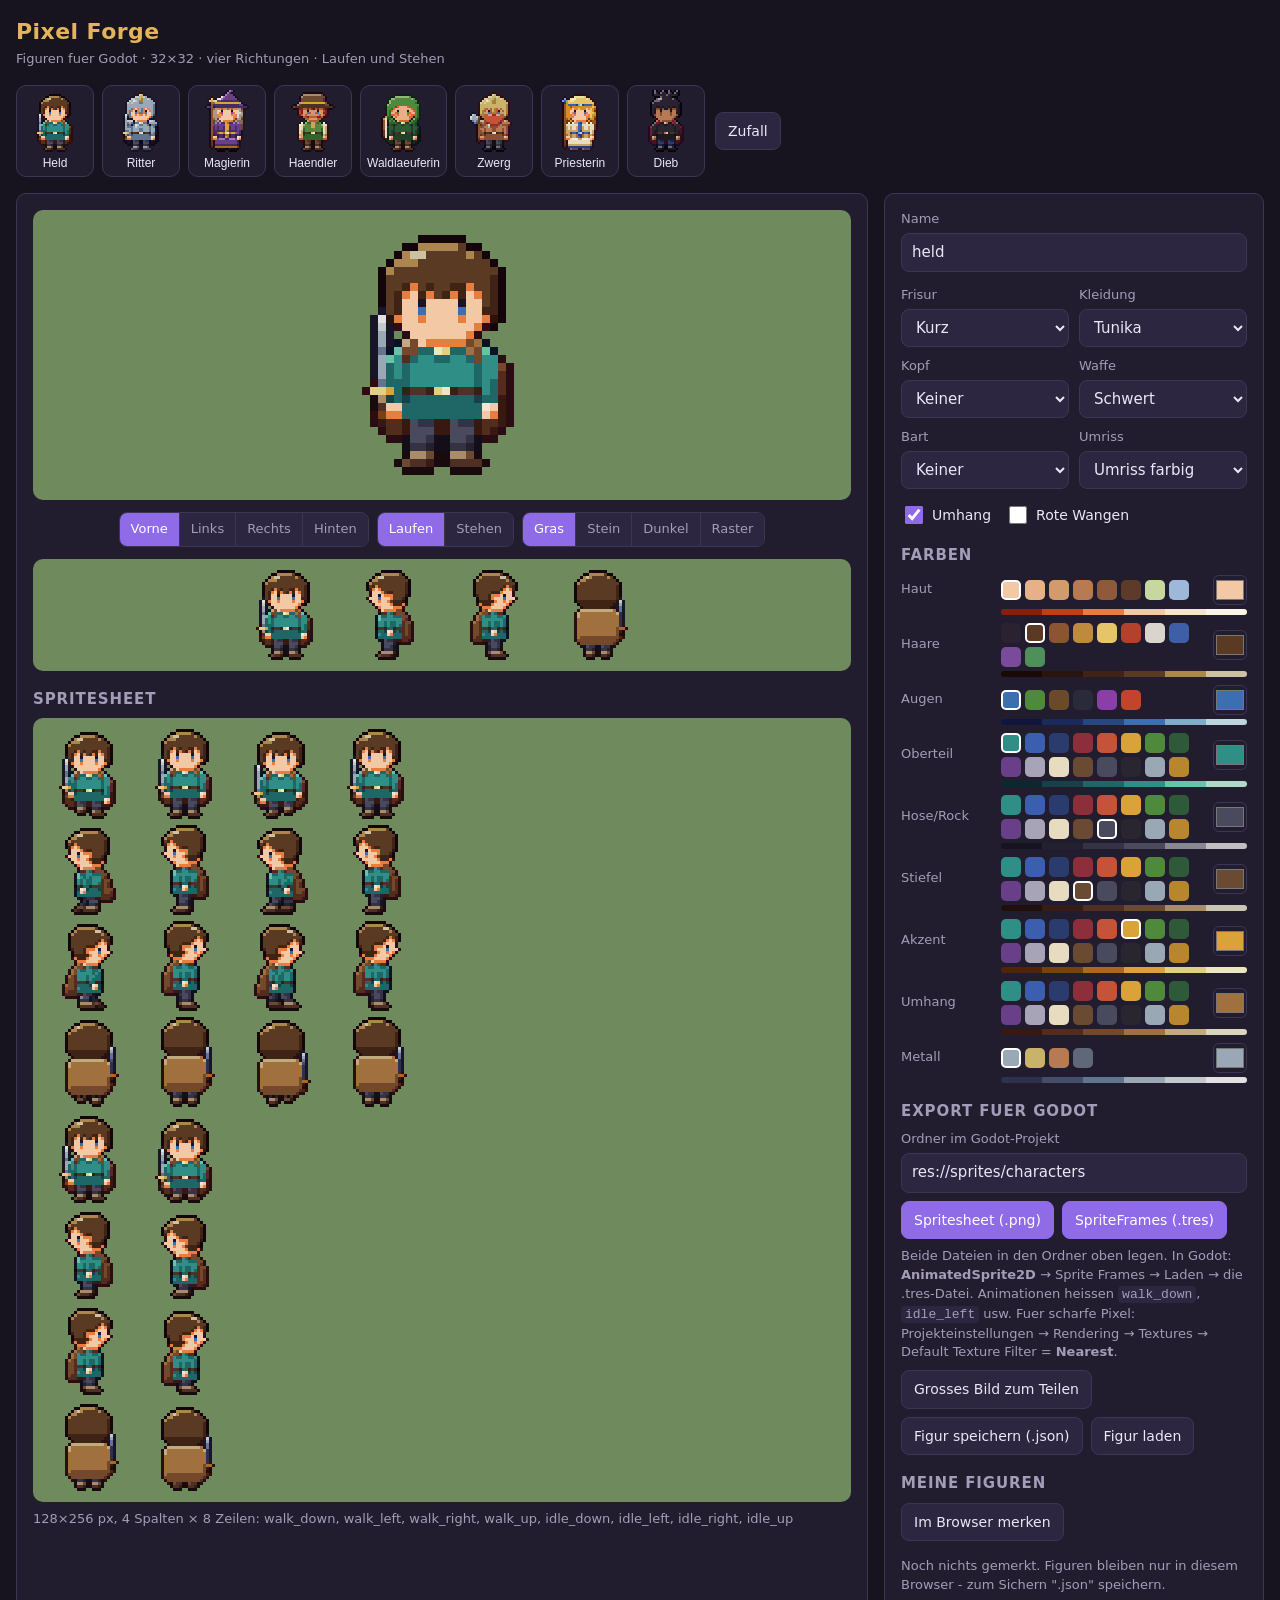
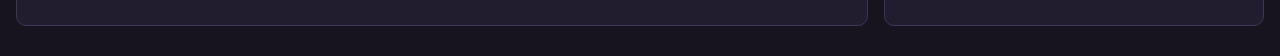
<file: index.html>
<!doctype html>
<html lang="de">
<head>
  <meta charset="utf-8" />
  <meta name="viewport" content="width=device-width, initial-scale=1" />
  <title>Pixel Forge</title>
  <meta name="description" content="Pixelart-Figuren fuer Godot im Browser bauen: vier Richtungen, Laufanimation, Export als Spritesheet und SpriteFrames." />
  <link rel="stylesheet" href="style.css" />
</head>
<body>
  <header class="top">
    <h1>Pixel Forge</h1>
    <p class="sub">Figuren fuer Godot &middot; 32&times;32 &middot; vier Richtungen &middot; Laufen und Stehen</p>
  </header>

  <section class="presets" aria-label="Vorlagen">
    <div id="presets" class="preset-row"></div>
    <button id="random" class="btn">Zufall</button>
  </section>

  <main class="layout">
    <section class="stage">
      <div class="preview-wrap">
        <canvas id="big" width="32" height="32" class="pixel big"></canvas>
      </div>
      <div class="toolbar">
        <div class="seg" id="dirs">
          <button data-dir="down" class="on">Vorne</button>
          <button data-dir="left">Links</button>
          <button data-dir="right">Rechts</button>
          <button data-dir="up">Hinten</button>
        </div>
        <div class="seg" id="anims">
          <button data-anim="walk" class="on">Laufen</button>
          <button data-anim="idle">Stehen</button>
        </div>
        <div class="seg" id="bgs">
          <button data-bg="grass" class="on">Gras</button>
          <button data-bg="stone">Stein</button>
          <button data-bg="dark">Dunkel</button>
          <button data-bg="check">Raster</button>
        </div>
      </div>
      <div class="quad" id="quad"></div>

      <h2>Spritesheet</h2>
      <div class="sheet-wrap"><canvas id="sheet" class="pixel"></canvas></div>
      <p class="hint" id="sheetInfo"></p>
    </section>

    <section class="controls" id="controls">
      <div class="group">
        <label class="field">Name <input id="name" type="text" maxlength="40" /></label>
      </div>
      <div class="group" id="selects"></div>
      <div class="group" id="toggles"></div>
      <div class="group" id="colors"></div>

      <div class="group export">
        <h2>Export fuer Godot</h2>
        <label class="field">Ordner im Godot-Projekt
          <input id="folder" type="text" value="res://sprites/characters" />
        </label>
        <div class="btns">
          <button id="dlPng" class="btn primary">Spritesheet (.png)</button>
          <button id="dlTres" class="btn primary">SpriteFrames (.tres)</button>
        </div>
        <p class="hint">
          Beide Dateien in den Ordner oben legen. In Godot: <b>AnimatedSprite2D</b> &rarr; Sprite Frames &rarr;
          Laden &rarr; die .tres-Datei. Animationen heissen <code>walk_down</code>, <code>idle_left</code> usw.
          Fuer scharfe Pixel: Projekteinstellungen &rarr; Rendering &rarr; Textures &rarr; Default Texture Filter = <b>Nearest</b>.
        </p>
        <div class="btns">
          <button id="dlBig" class="btn">Grosses Bild zum Teilen</button>
          <button id="dlJson" class="btn">Figur speichern (.json)</button>
          <label class="btn file">Figur laden<input id="loadJson" type="file" accept=".json,application/json" hidden /></label>
        </div>
      </div>

      <div class="group">
        <h2>Meine Figuren</h2>
        <div class="btns"><button id="keep" class="btn">Im Browser merken</button></div>
        <div id="saved" class="saved"></div>
      </div>
    </section>
  </main>

  <script type="module" src="src/app.js"></script>
</body>
</html>
</file>
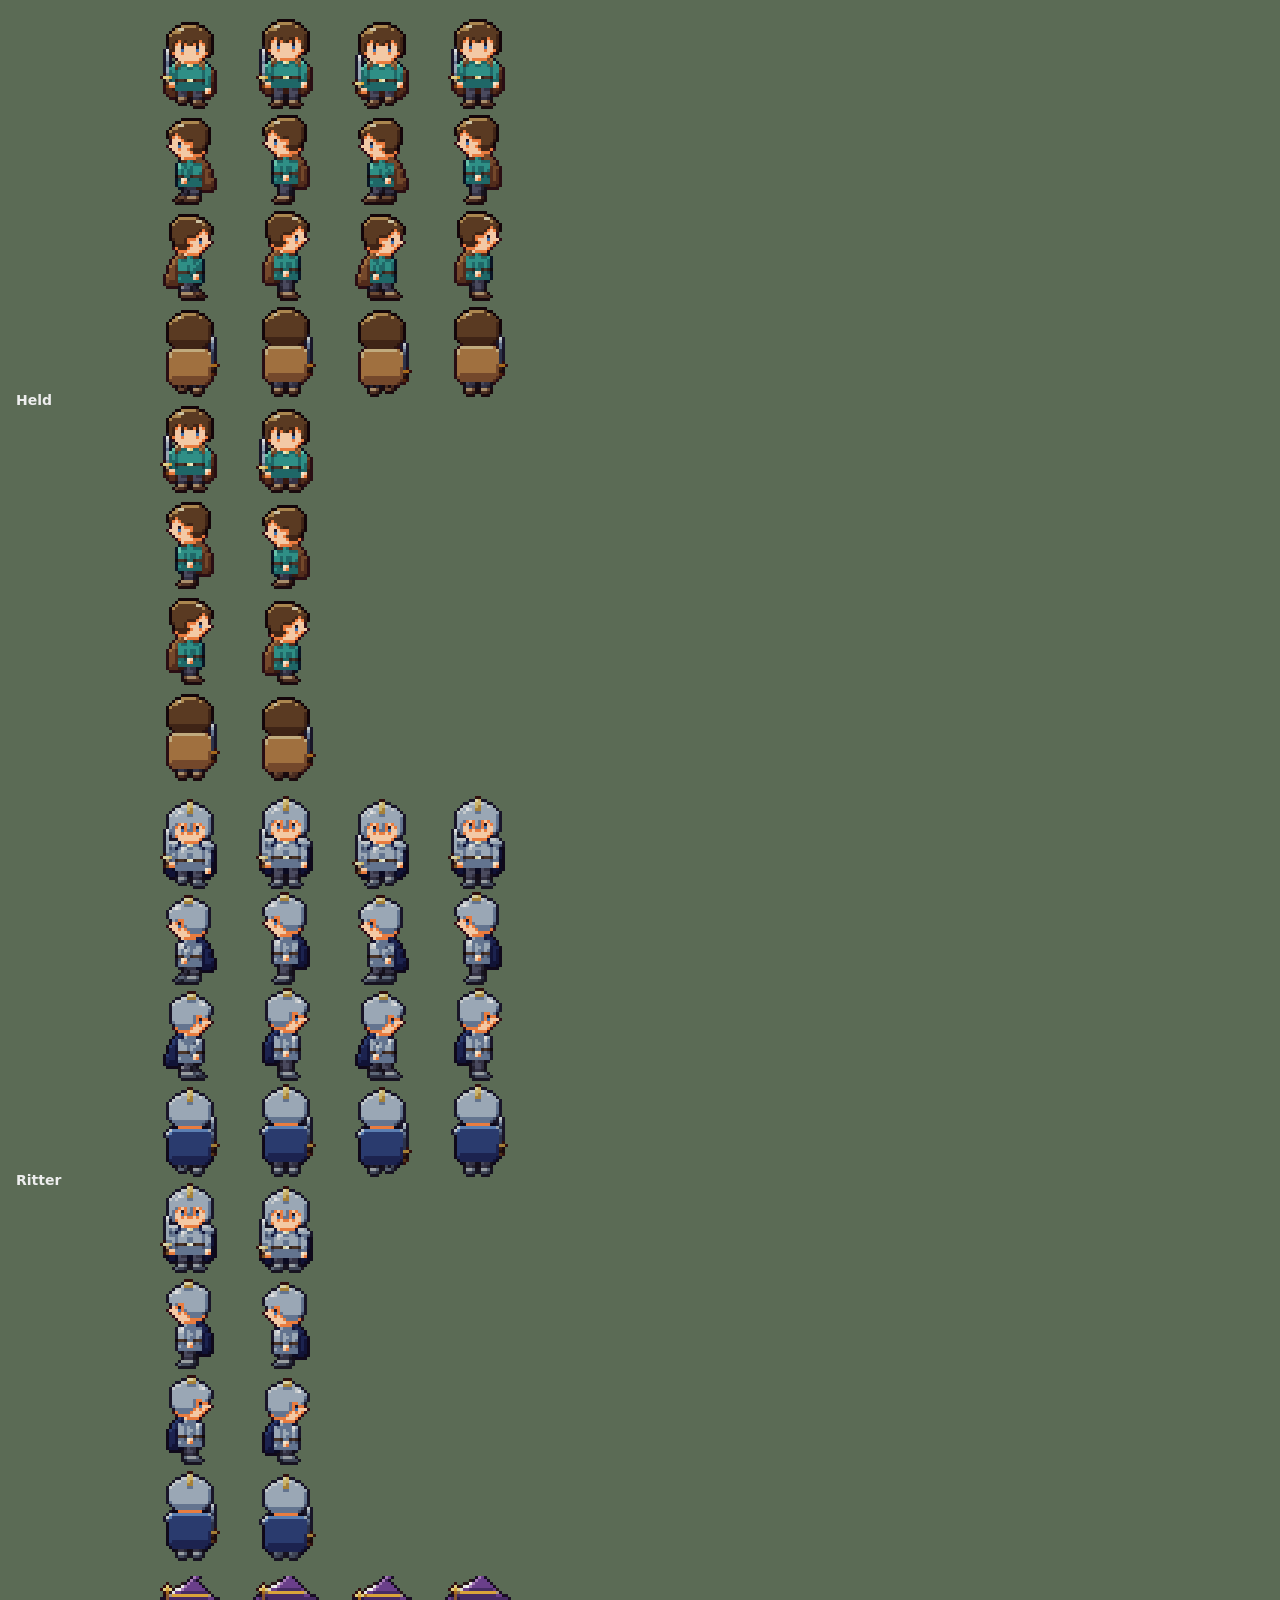
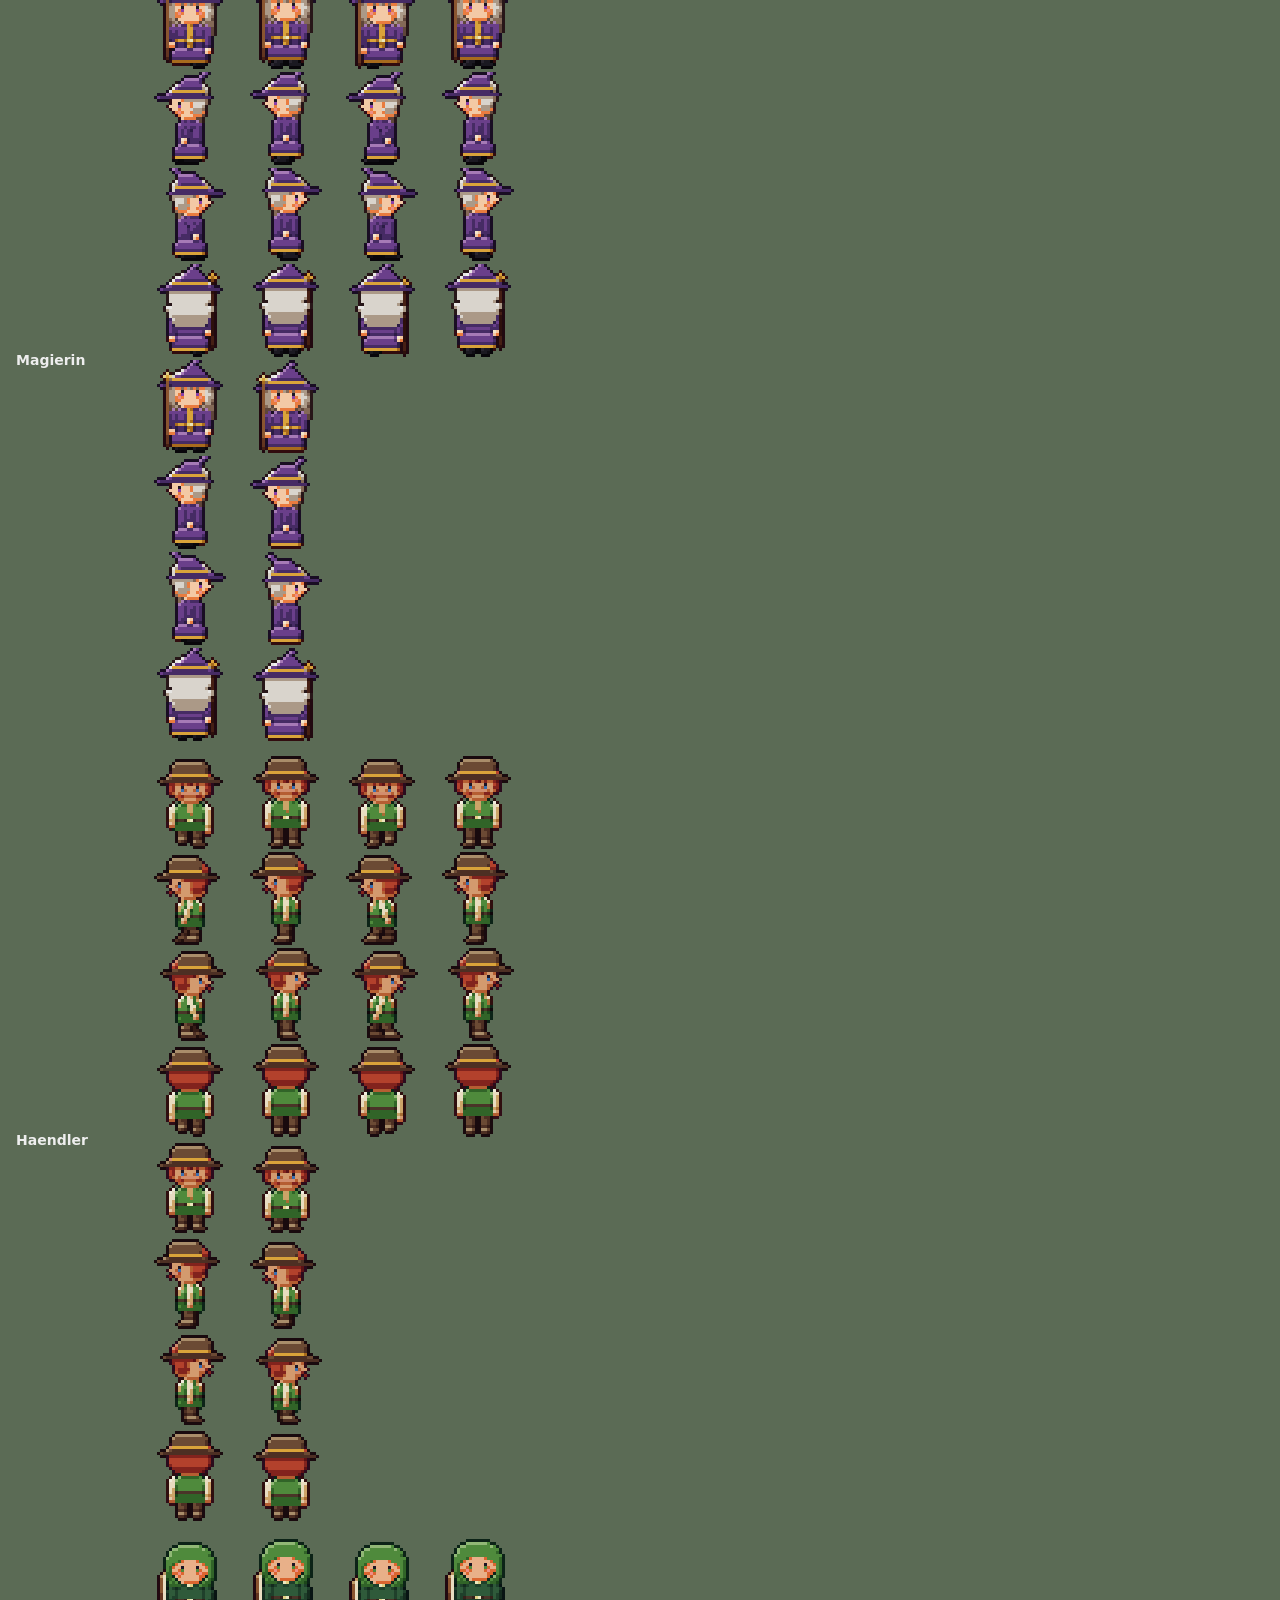
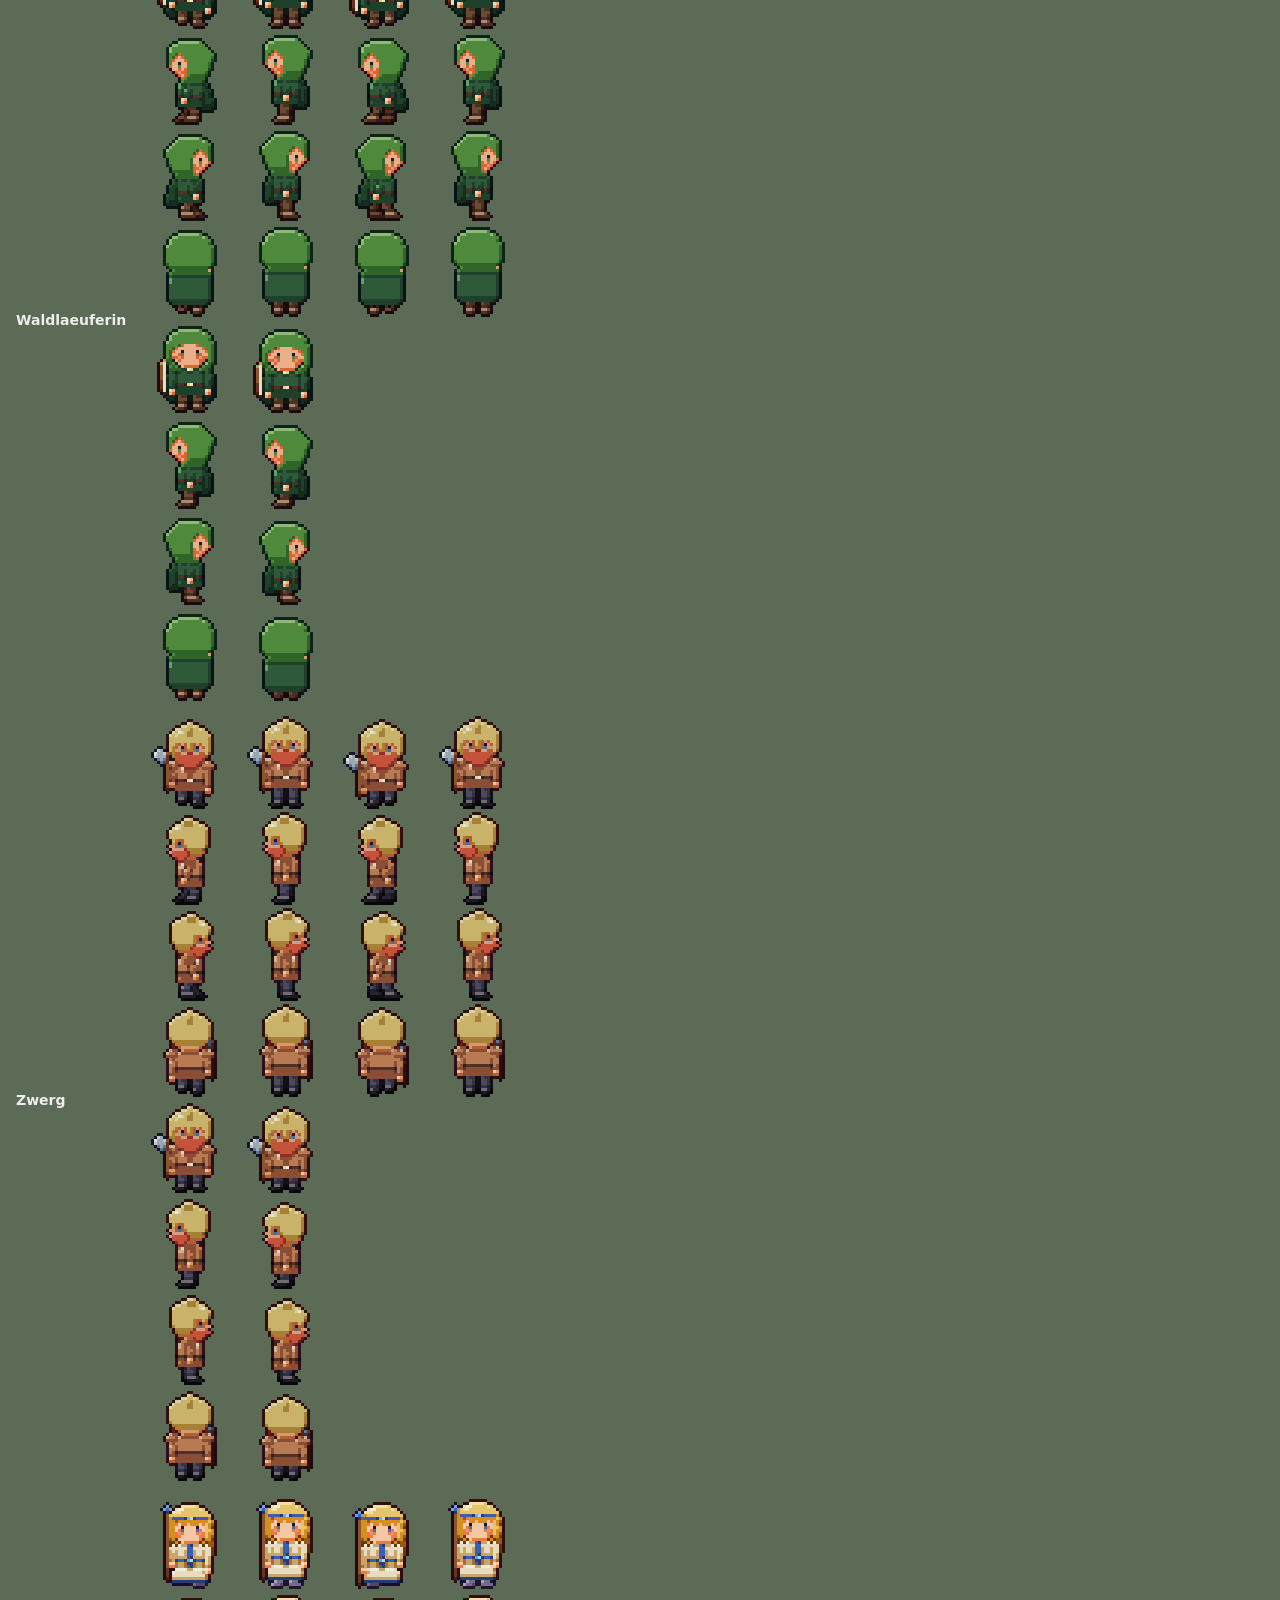
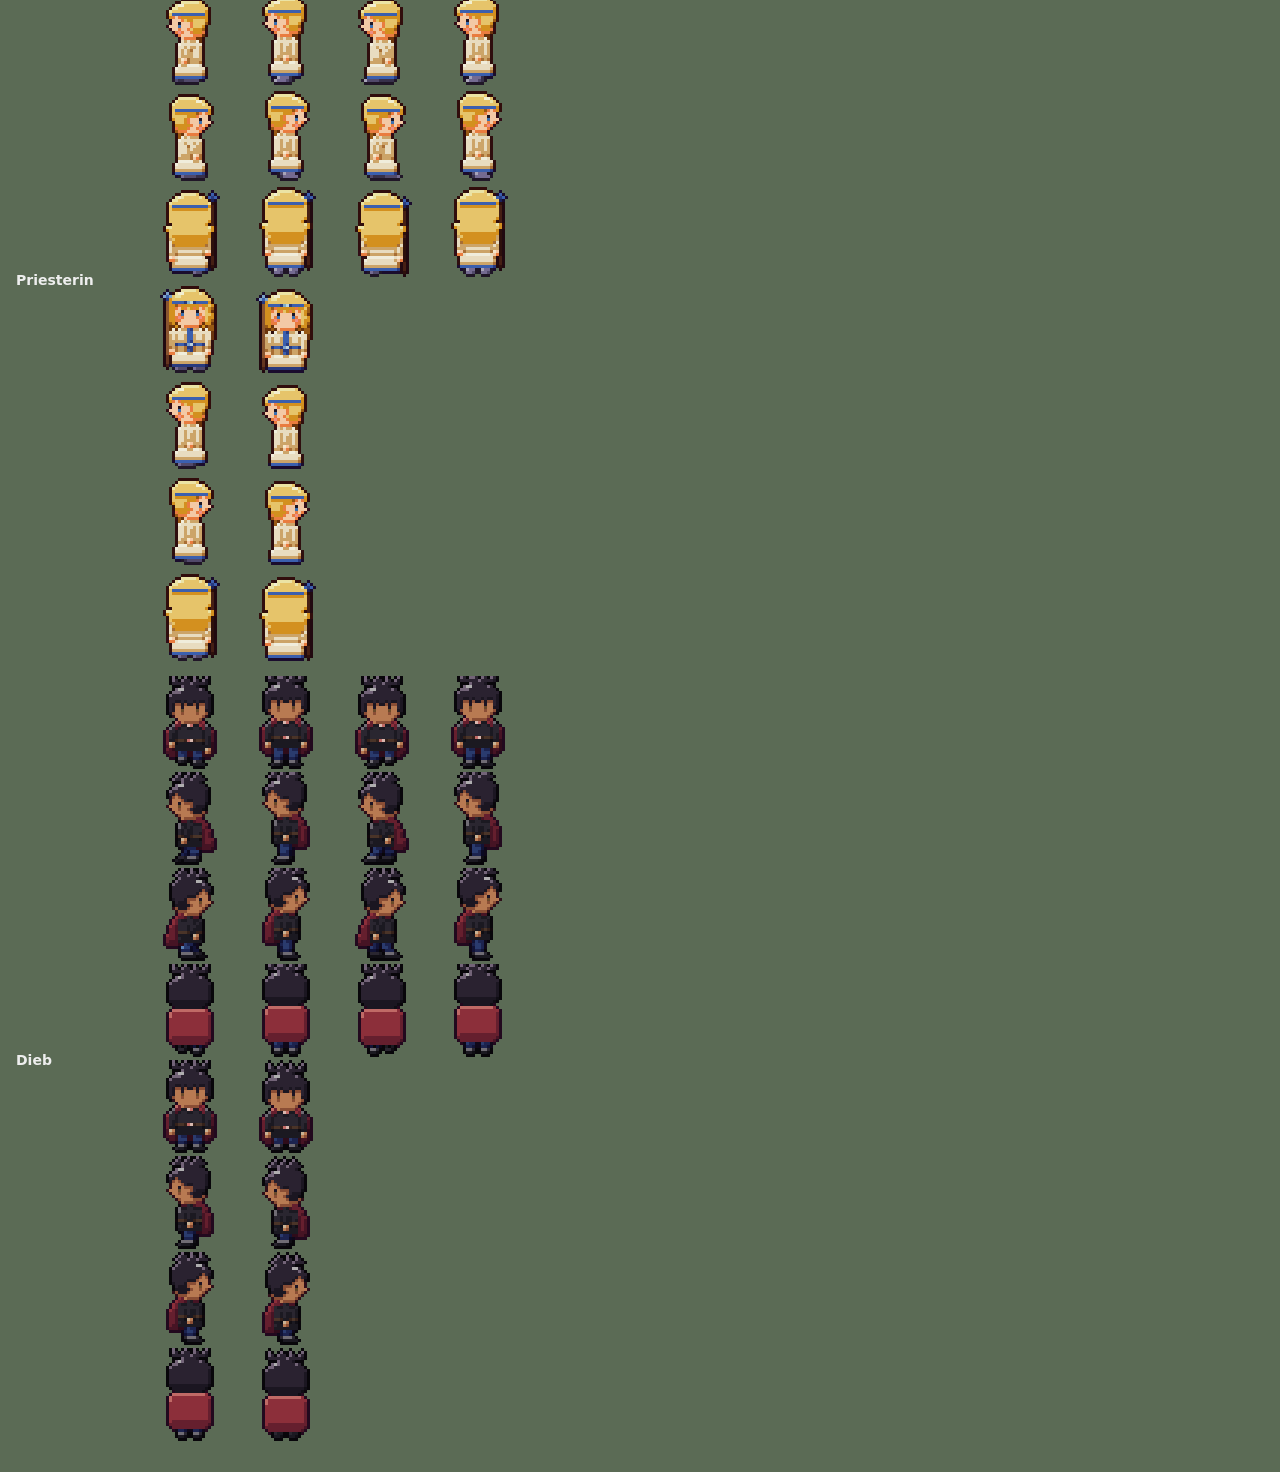
<file: gallery.html>
<!doctype html>
<html lang="de">
<head>
<meta charset="utf-8" />
<meta name="viewport" content="width=device-width, initial-scale=1" />
<title>Pixel Forge – Galerie</title>
<style>
  body { margin: 0; padding: 16px; background: #5b6b55; color: #eee; font: 14px system-ui, sans-serif; }
  .row { display: flex; align-items: center; gap: 16px; margin-bottom: 12px; }
  .row b { width: 110px; }
  canvas { image-rendering: pixelated; }
</style>
</head>
<body>
<div id="out"></div>
<script type="module">
  import { PRESETS } from './src/character.js';
  import { renderSheet, scaledCanvas } from './src/export.js';
  const scale = +(new URLSearchParams(location.search).get('z') || 3);
  const only = new URLSearchParams(location.search).get('only');
  const out = document.getElementById('out');
  for (const [name, spec] of Object.entries(PRESETS)) {
    if (only && only !== name) continue;
    const row = document.createElement('div');
    row.className = 'row';
    row.innerHTML = `<b>${name}</b>`;
    row.appendChild(scaledCanvas(renderSheet(spec).canvas, scale));
    out.appendChild(row);
  }
  window.__ready = true;
</script>
</body>
</html>
</file>
<file: style.css>
:root {
  --bg: #17141f;
  --panel: #221d2e;
  --panel-2: #2c2640;
  --line: #3d3556;
  --text: #ece6f5;
  --muted: #a49cb8;
  --gold: #e3b45a;
  --accent: #8f6be8;
  --r: 10px;
}

* { box-sizing: border-box; }

body {
  margin: 0;
  background: var(--bg);
  color: var(--text);
  font: 15px/1.45 system-ui, -apple-system, 'Segoe UI', sans-serif;
}

h1, h2 { margin: 0; font-weight: 650; }
h1 { font-size: 22px; color: var(--gold); letter-spacing: 0.02em; }
h2 { font-size: 15px; margin: 18px 0 8px; color: var(--muted); text-transform: uppercase; letter-spacing: 0.06em; }
code { background: var(--panel-2); padding: 1px 4px; border-radius: 4px; font-size: 13px; }

.top { padding: 16px 16px 8px; }
.sub { margin: 2px 0 0; color: var(--muted); font-size: 13px; }

.presets { display: flex; gap: 10px; align-items: center; padding: 8px 16px; overflow-x: auto; }
.preset-row { display: flex; gap: 8px; }
.preset {
  display: flex; flex-direction: column; align-items: center; gap: 2px;
  background: var(--panel); border: 1px solid var(--line); border-radius: var(--r);
  color: var(--text); padding: 4px 6px 6px; cursor: pointer; font-size: 12px;
}
.preset:hover { border-color: var(--accent); }
.preset canvas { width: 64px; height: 64px; }

.layout {
  display: grid;
  grid-template-columns: minmax(0, 1fr) 380px;
  gap: 16px;
  padding: 8px 16px 32px;
}
@media (max-width: 900px) {
  .layout { grid-template-columns: minmax(0, 1fr); }
}

.stage, .controls { background: var(--panel); border: 1px solid var(--line); border-radius: var(--r); padding: 16px; min-width: 0; }

.pixel { image-rendering: pixelated; image-rendering: crisp-edges; }

.preview-wrap {
  display: flex; justify-content: center; align-items: center;
  border-radius: var(--r); padding: 12px; min-height: 290px;
}
.big { width: 256px; height: 256px; }

.bg-grass { background: #6f8a5c; }
.bg-stone { background: #8a8578; }
.bg-dark { background: #0f0d14; }
.bg-check {
  background-color: #cfcad8;
  background-image: linear-gradient(45deg, #b4aec0 25%, transparent 25%, transparent 75%, #b4aec0 75%),
    linear-gradient(45deg, #b4aec0 25%, transparent 25%, transparent 75%, #b4aec0 75%);
  background-size: 16px 16px;
  background-position: 0 0, 8px 8px;
}

.toolbar { display: flex; flex-wrap: wrap; gap: 8px; margin: 12px 0; justify-content: center; }
.seg { display: inline-flex; border: 1px solid var(--line); border-radius: 8px; overflow: hidden; }
.seg button {
  background: var(--panel-2); color: var(--muted); border: 0; padding: 7px 11px; cursor: pointer; font: inherit; font-size: 13px;
}
.seg button + button { border-left: 1px solid var(--line); }
.seg button.on { background: var(--accent); color: #fff; }

.quad { display: flex; justify-content: center; gap: 8px; flex-wrap: wrap; border-radius: var(--r); padding: 8px; }
.quad canvas { width: 96px; height: 96px; }

.sheet-wrap { overflow-x: auto; border-radius: var(--r); padding: 8px; }
#sheet { display: block; }

.hint { color: var(--muted); font-size: 13px; margin: 8px 0 0; }

.group { margin-bottom: 14px; }
.field { display: flex; flex-direction: column; gap: 4px; font-size: 13px; color: var(--muted); }
.field input[type='text'], .field select {
  background: var(--panel-2); color: var(--text); border: 1px solid var(--line);
  border-radius: 8px; padding: 8px 10px; font: inherit; font-size: 15px;
}
#selects { display: grid; grid-template-columns: 1fr 1fr; gap: 10px; }
#toggles { display: flex; flex-wrap: wrap; gap: 14px; }
.check { display: flex; align-items: center; gap: 6px; font-size: 14px; cursor: pointer; }
.check input { width: 18px; height: 18px; accent-color: var(--accent); }

.color-row { display: grid; grid-template-columns: 92px 1fr 34px; gap: 8px; align-items: center; margin-bottom: 8px; }
.color-row .lbl { font-size: 13px; color: var(--muted); }
.swatches { display: flex; flex-wrap: wrap; gap: 4px; }
.sw {
  width: 20px; height: 20px; border-radius: 5px; border: 2px solid transparent; cursor: pointer; padding: 0;
}
.sw.on { border-color: #fff; }
.color-row input[type='color'] { width: 34px; height: 30px; border: 1px solid var(--line); border-radius: 6px; background: none; padding: 0; cursor: pointer; }
.ramp { display: flex; height: 6px; border-radius: 3px; overflow: hidden; grid-column: 2 / 4; margin-top: -4px; }
.ramp span { flex: 1; }

.btns { display: flex; flex-wrap: wrap; gap: 8px; margin: 8px 0; }
.btn {
  background: var(--panel-2); color: var(--text); border: 1px solid var(--line); border-radius: 8px;
  padding: 8px 12px; cursor: pointer; font: inherit; font-size: 14px;
}
.btn:hover { border-color: var(--accent); }
.btn.primary { background: var(--accent); border-color: var(--accent); color: #fff; }
.btn.file { display: inline-flex; align-items: center; }

.saved { display: flex; flex-wrap: wrap; gap: 8px; }
.saved .item { position: relative; }
.saved .del {
  position: absolute; top: -6px; right: -6px; width: 20px; height: 20px; border-radius: 50%;
  border: 0; background: #8c2f3a; color: #fff; cursor: pointer; font-size: 12px; line-height: 20px; padding: 0;
}
</file>
